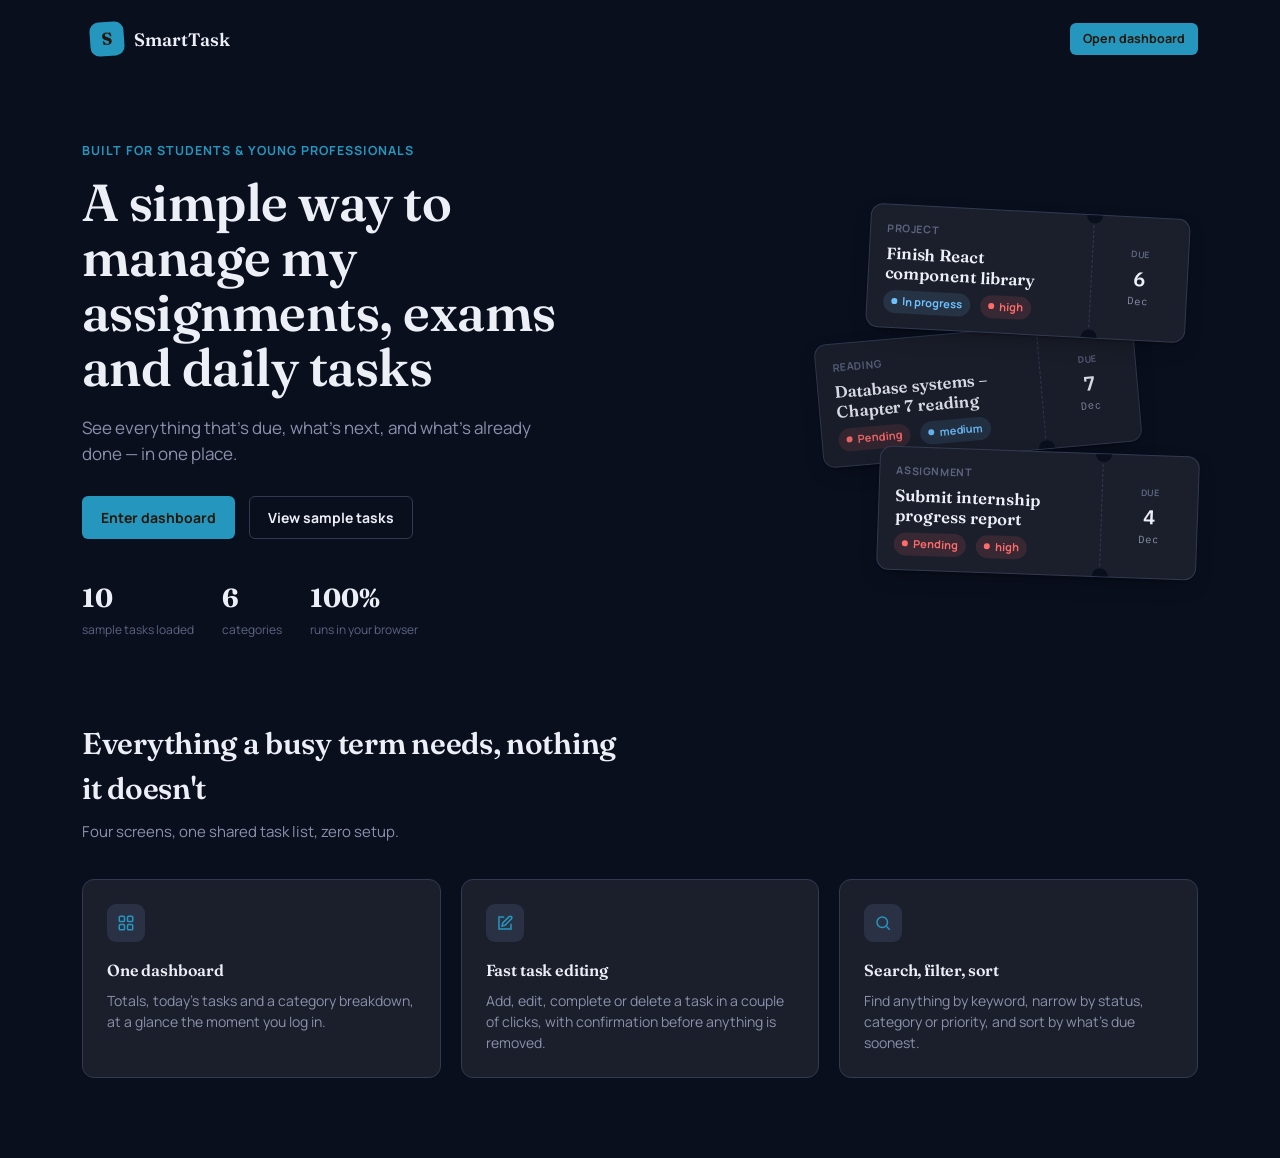
<file: index.html>
<!DOCTYPE html>
<html lang="en">
<head>
<meta charset="UTF-8">
<meta name="viewport" content="width=device-width, initial-scale=1.0">
<title>SmartTask — Student Task &amp; Productivity Dashboard</title>
<link rel="stylesheet" href="style.css">
</head>
<body data-page="landing">
<script>
  // apply saved theme before paint
  try { var p = JSON.parse(localStorage.getItem('smarttask_profile_v1')); if (p && p.theme) document.documentElement.setAttribute('data-theme', p.theme); } catch(e){}
</script>

<div class="container">
  <nav class="landing-nav">
    <div class="brand">
      <div class="brand-mark">S</div>
      <span class="brand-name">SmartTask</span>
    </div>
    <a href="dashboard.html" class="btn btn-primary btn-sm">Open dashboard</a>
  </nav>

  <section class="hero">
    <div>
      <div class="hero-eyebrow">Built for students &amp; young professionals</div>
      <h1>A simple way to manage my assignments, exams and daily tasks</h1>
      <p class="lede">See everything that's due, what's next, and what's already done — in one place.</p>
      <div class="hero-cta">
        <a href="dashboard.html" class="btn btn-primary">Enter dashboard</a>
        <a href="tasks.html" class="btn btn-ghost">View sample tasks</a>
      </div>
      <div class="hero-stats">
        <div><strong>10</strong><span>sample tasks loaded</span></div>
        <div><strong>6</strong><span>categories</span></div>
        <div><strong>100%</strong><span>runs in your browser</span></div>
      </div>
    </div>
    <div class="hero-visual" id="heroVisual" aria-hidden="true"></div>
  </section>

  <section class="features">
    <div class="section-head">
      <h2>Everything a busy term needs, nothing it doesn't</h2>
      <p class="muted">Four screens, one shared task list, zero setup.</p>
    </div>
    <div class="feature-grid">
      <div class="feature-card">
        <div class="ficon"><svg width="18" height="18" viewBox="0 0 24 24" fill="none" stroke="currentColor" stroke-width="2"><rect x="3" y="3" width="7" height="7" rx="1.5"/><rect x="14" y="3" width="7" height="7" rx="1.5"/><rect x="3" y="14" width="7" height="7" rx="1.5"/><rect x="14" y="14" width="7" height="7" rx="1.5"/></svg></div>
        <h3>One dashboard</h3>
        <p>Totals, today's tasks and a category breakdown, at a glance the moment you log in.</p>
      </div>
      <div class="feature-card">
        <div class="ficon"><svg width="18" height="18" viewBox="0 0 24 24" fill="none" stroke="currentColor" stroke-width="2"><path d="M11 4H4v16h16v-7"/><path d="M17.5 3.5a2.1 2.1 0 0 1 3 3L12 15l-4 1 1-4Z"/></svg></div>
        <h3>Fast task editing</h3>
        <p>Add, edit, complete or delete a task in a couple of clicks, with confirmation before anything is removed.</p>
      </div>
      <div class="feature-card">
        <div class="ficon"><svg width="18" height="18" viewBox="0 0 24 24" fill="none" stroke="currentColor" stroke-width="2"><circle cx="11" cy="11" r="7"/><path d="m21 21-4.3-4.3"/></svg></div>
        <h3>Search, filter, sort</h3>
        <p>Find anything by keyword, narrow by status, category or priority, and sort by what's due soonest.</p>
      </div>
    </div>
  </section>
  </div>
    <script src="tasks.js"></script>
  <script src="landing.js"></script>
  </body>
  </html>
</file>
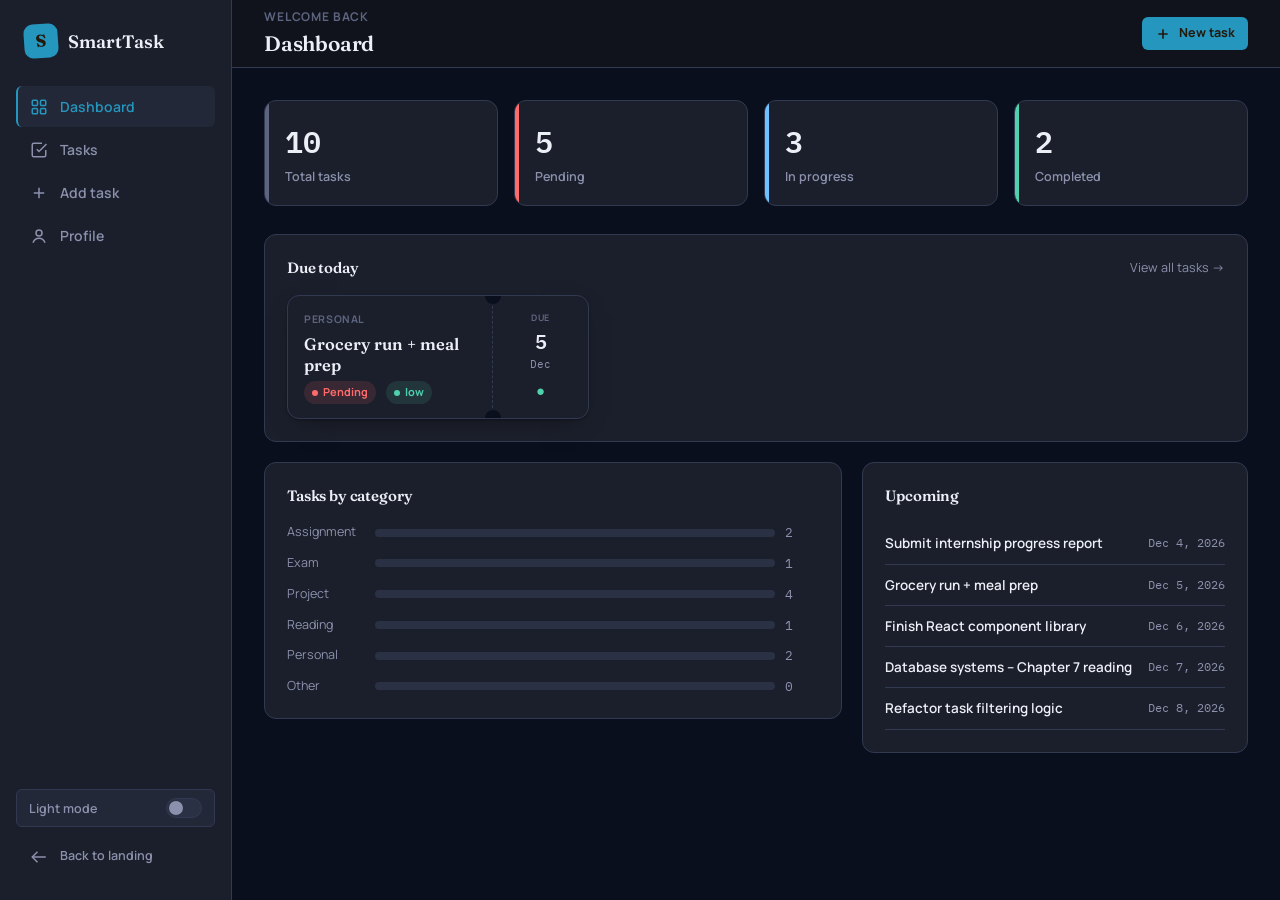
<file: dashboard.html>
<!DOCTYPE html>
<html lang="en">
<head>
<meta charset="UTF-8">
<meta name="viewport" content="width=device-width, initial-scale=1.0">
<title>Dashboard — SmartTask</title>
<link rel="stylesheet" href="style.css">
</head>
<body data-page="dashboard">
<script>try { var p = JSON.parse(localStorage.getItem('smarttask_profile_v1')); if (p && p.theme) document.documentElement.setAttribute('data-theme', p.theme); } catch(e){}</script>

<div class="app-shell">
  <div class="scrim" id="scrim"></div>
  <aside class="sidebar" id="sidebar">
    <div class="brand"><div class="brand-mark">S</div><span class="brand-name">SmartTask</span></div>
    <ul class="nav-list">
      <li><a class="nav-link" data-nav="dashboard" href="dashboard.html"><svg viewBox="0 0 24 24" fill="none" stroke="currentColor" stroke-width="2"><rect x="3" y="3" width="7" height="7" rx="1.5"/><rect x="14" y="3" width="7" height="7" rx="1.5"/><rect x="3" y="14" width="7" height="7" rx="1.5"/><rect x="14" y="14" width="7" height="7" rx="1.5"/></svg>Dashboard</a></li>
      <li><a class="nav-link" data-nav="tasks" href="tasks.html"><svg viewBox="0 0 24 24" fill="none" stroke="currentColor" stroke-width="2"><path d="M9 11l3 3L22 4"/><path d="M21 12v7a2 2 0 0 1-2 2H5a2 2 0 0 1-2-2V5a2 2 0 0 1 2-2h11"/></svg>Tasks</a></li>
      <li><a class="nav-link" data-nav="add" href="task-form.html"><svg viewBox="0 0 24 24" fill="none" stroke="currentColor" stroke-width="2"><path d="M12 5v14M5 12h14"/></svg>Add task</a></li>
      <li><a class="nav-link" data-nav="profile" href="profile.html"><svg viewBox="0 0 24 24" fill="none" stroke="currentColor" stroke-width="2"><circle cx="12" cy="8" r="4"/><path d="M4 21c1.5-4 5-6 8-6s6.5 2 8 6"/></svg>Profile</a></li>
    </ul>
    <div class="sidebar-foot">
      <button class="theme-toggle" id="themeToggle"><span>Light mode</span><span class="switch"></span></button>
      <a href="index.html" class="nav-link" style="font-size:12.5px;"><svg viewBox="0 0 24 24" fill="none" stroke="currentColor" stroke-width="2"><path d="M10 19l-7-7 7-7"/><path d="M3 12h18"/></svg>Back to landing</a>
    </div>
  </aside>

  <div class="main-col">
    <header class="topbar">
      <div style="display:flex;align-items:center;gap:12px;">
        <button class="btn-icon menu-btn" id="menuBtn"><svg viewBox="0 0 24 24" fill="none" stroke="currentColor" stroke-width="2"><path d="M3 6h18M3 12h18M3 18h18"/></svg></button>
        <div>
          <div class="eyebrow">Welcome back</div>
          <h1>Dashboard</h1>
        </div>
      </div>
      <a href="task-form.html" class="btn btn-primary btn-sm"><svg viewBox="0 0 24 24" fill="none" stroke="currentColor" stroke-width="2.4" width="15" height="15"><path d="M12 5v14M5 12h14"/></svg>New task</a>
    </header>

    <main class="page-body">
      <div class="stat-grid">
        <div class="stat-card total"><div class="bar"></div><div class="num" id="statTotal">0</div><div class="label">Total tasks</div></div>
        <div class="stat-card pending"><div class="bar"></div><div class="num" id="statPending">0</div><div class="label">Pending</div></div>
        <div class="stat-card progress"><div class="bar"></div><div class="num" id="statProgress">0</div><div class="label">In progress</div></div>
        <div class="stat-card done"><div class="bar"></div><div class="num" id="statDone">0</div><div class="label">Completed</div></div>
      </div>

      <div class="panel" style="margin-bottom:20px;">
        <div class="panel-head"><h2>Due today</h2><a href="tasks.html" class="muted" style="font-size:12.5px;">View all tasks →</a></div>
        <div id="todayList"></div>
      </div>

      <div class="dash-grid">
        <div class="panel">
          <div class="panel-head"><h2>Tasks by category</h2></div>
          <div class="bar-chart" id="categoryChart"></div>
        </div>
        <div class="panel">
          <div class="panel-head"><h2>Upcoming</h2></div>
          <div id="upcomingList"></div>
        </div>
      </div>
    </main>

    <nav class="bottom-nav">
      <a data-nav="dashboard" href="dashboard.html"><svg viewBox="0 0 24 24" fill="none" stroke="currentColor" stroke-width="2"><rect x="3" y="3" width="7" height="7" rx="1.5"/><rect x="14" y="3" width="7" height="7" rx="1.5"/><rect x="3" y="14" width="7" height="7" rx="1.5"/><rect x="14" y="14" width="7" height="7" rx="1.5"/></svg>Dashboard</a>
      <a data-nav="tasks" href="tasks.html"><svg viewBox="0 0 24 24" fill="none" stroke="currentColor" stroke-width="2"><path d="M9 11l3 3L22 4"/><path d="M21 12v7a2 2 0 0 1-2 2H5a2 2 0 0 1-2-2V5a2 2 0 0 1 2-2h11"/></svg>Tasks</a>
      <a data-nav="add" href="task-form.html"><svg viewBox="0 0 24 24" fill="none" stroke="currentColor" stroke-width="2"><path d="M12 5v14M5 12h14"/></svg>Add</a>
      <a data-nav="profile" href="profile.html"><svg viewBox="0 0 24 24" fill="none" stroke="currentColor" stroke-width="2"><circle cx="12" cy="8" r="4"/><path d="M4 21c1.5-4 5-6 8-6s6.5 2 8 6"/></svg>Profile</a>
    </nav>
  </div>
</div>

<script src="tasks.js"></script>
<script src="app.js"></script>
<script src="dashboard.js"></script>
</body>
</html>
</file>
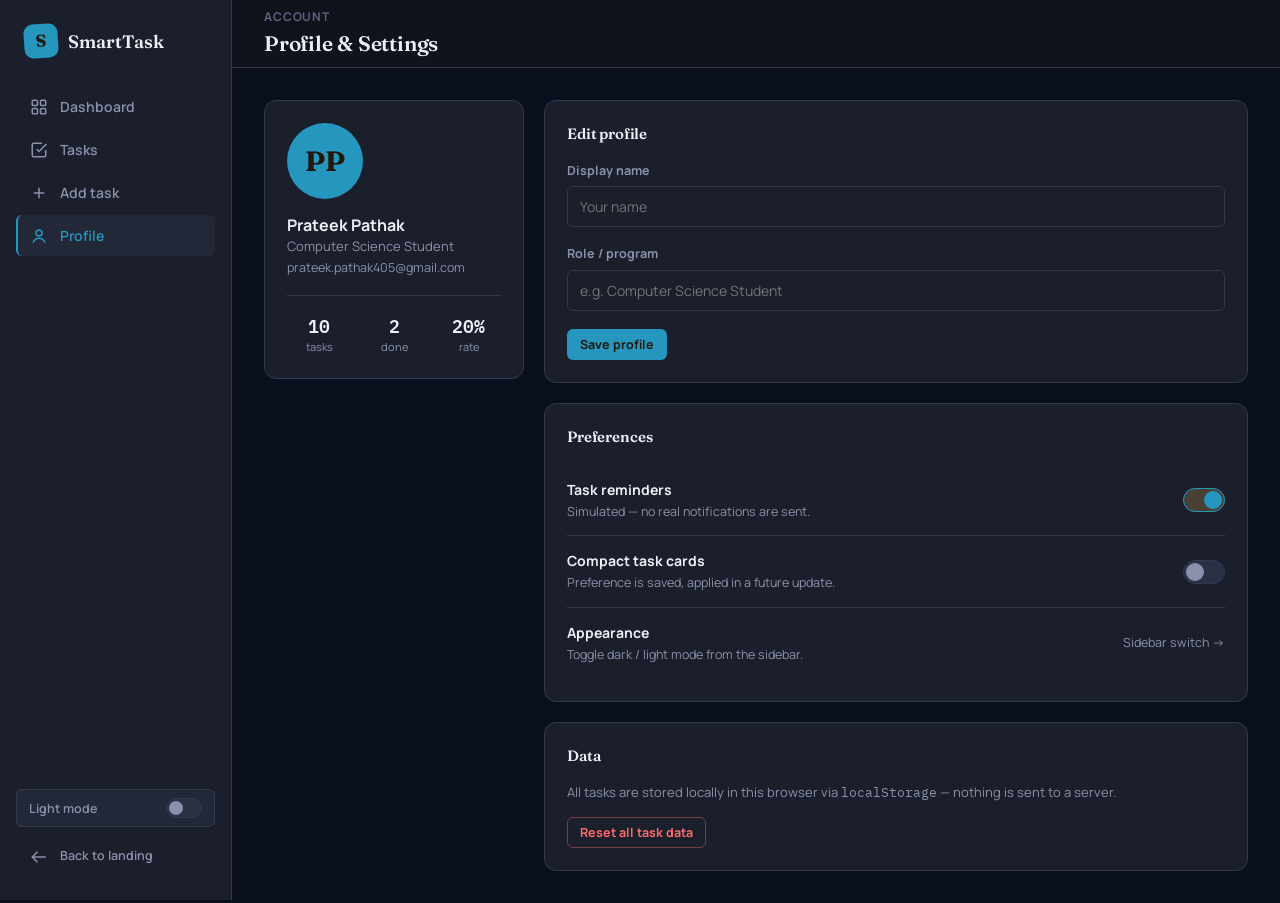
<file: profile.html>
<!DOCTYPE html>
<html lang="en">
<head>
<meta charset="UTF-8">
<meta name="viewport" content="width=device-width, initial-scale=1.0">
<title>Profile — SmartTask</title>
<link rel="stylesheet" href="style.css">
</head>
<body data-page="profile">
<script>try { var p = JSON.parse(localStorage.getItem('smarttask_profile_v1')); if (p && p.theme) document.documentElement.setAttribute('data-theme', p.theme); } catch(e){}</script>

<div class="app-shell">
  <div class="scrim" id="scrim"></div>
  <aside class="sidebar" id="sidebar">
    <div class="brand"><div class="brand-mark">S</div><span class="brand-name">SmartTask</span></div>
    <ul class="nav-list">
      <li><a class="nav-link" data-nav="dashboard" href="dashboard.html"><svg viewBox="0 0 24 24" fill="none" stroke="currentColor" stroke-width="2"><rect x="3" y="3" width="7" height="7" rx="1.5"/><rect x="14" y="3" width="7" height="7" rx="1.5"/><rect x="3" y="14" width="7" height="7" rx="1.5"/><rect x="14" y="14" width="7" height="7" rx="1.5"/></svg>Dashboard</a></li>
      <li><a class="nav-link" data-nav="tasks" href="tasks.html"><svg viewBox="0 0 24 24" fill="none" stroke="currentColor" stroke-width="2"><path d="M9 11l3 3L22 4"/><path d="M21 12v7a2 2 0 0 1-2 2H5a2 2 0 0 1-2-2V5a2 2 0 0 1 2-2h11"/></svg>Tasks</a></li>
      <li><a class="nav-link" data-nav="add" href="task-form.html"><svg viewBox="0 0 24 24" fill="none" stroke="currentColor" stroke-width="2"><path d="M12 5v14M5 12h14"/></svg>Add task</a></li>
      <li><a class="nav-link" data-nav="profile" href="profile.html"><svg viewBox="0 0 24 24" fill="none" stroke="currentColor" stroke-width="2"><circle cx="12" cy="8" r="4"/><path d="M4 21c1.5-4 5-6 8-6s6.5 2 8 6"/></svg>Profile</a></li>
    </ul>
    <div class="sidebar-foot">
      <button class="theme-toggle" id="themeToggle"><span>Light mode</span><span class="switch"></span></button>
      <a href="index.html" class="nav-link" style="font-size:12.5px;"><svg viewBox="0 0 24 24" fill="none" stroke="currentColor" stroke-width="2"><path d="M10 19l-7-7 7-7"/><path d="M3 12h18"/></svg>Back to landing</a>
    </div>
  </aside>

  <div class="main-col">
    <header class="topbar">
      <div style="display:flex;align-items:center;gap:12px;">
        <button class="btn-icon menu-btn" id="menuBtn"><svg viewBox="0 0 24 24" fill="none" stroke="currentColor" stroke-width="2"><path d="M3 6h18M3 12h18M3 18h18"/></svg></button>
        <div><div class="eyebrow">Account</div><h1>Profile &amp; Settings</h1></div>
      </div>
    </header>

    <main class="page-body">
      <div class="profile-grid">
        <div class="panel">
          <div class="avatar" id="avatarInitials"></div>
          <div style="font-weight:700;font-size:16px;" id="profileName"></div>
          <div class="muted" style="font-size:13px;margin-bottom:2px;" id="profileRole"></div>
          <div class="muted" style="font-size:12.5px;margin-bottom:18px;" id="profileEmail"></div>
          <div style="display:flex;gap:10px;text-align:center;border-top:1px solid var(--border);padding-top:16px;">
            <div style="flex:1;"><div class="mono" style="font-size:18px;font-weight:600;" id="profileTotal">0</div><div class="muted" style="font-size:11px;">tasks</div></div>
            <div style="flex:1;"><div class="mono" style="font-size:18px;font-weight:600;" id="profileDone">0</div><div class="muted" style="font-size:11px;">done</div></div>
            <div style="flex:1;"><div class="mono" style="font-size:18px;font-weight:600;" id="profileRate">0%</div><div class="muted" style="font-size:11px;">rate</div></div>
          </div>
        </div>

        <div style="display:flex;flex-direction:column;gap:20px;">
          <div class="panel">
            <div class="panel-head"><h2>Edit profile</h2></div>
            <form id="editProfileForm">
              <div class="form-row">
                <label for="editName">Display name</label>
                <input type="text" id="editName" placeholder="Your name">
              </div>
              <div class="form-row">
                <label for="editRole">Role / program</label>
                <input type="text" id="editRole" placeholder="e.g. Computer Science Student">
              </div>
              <button type="submit" class="btn btn-primary btn-sm">Save profile</button>
            </form>
          </div>

          <div class="panel">
            <div class="panel-head"><h2>Preferences</h2></div>
            <div class="pref-row">
              <div><div class="t">Task reminders</div><div class="d">Simulated — no real notifications are sent.</div></div>
              <button class="toggle" id="notifToggle"></button>
            </div>
            <div class="pref-row">
              <div><div class="t">Compact task cards</div><div class="d">Preference is saved, applied in a future update.</div></div>
              <button class="toggle" id="compactToggle"></button>
            </div>
            <div class="pref-row">
              <div><div class="t">Appearance</div><div class="d">Toggle dark / light mode from the sidebar.</div></div>
              <span class="muted" style="font-size:12.5px;">Sidebar switch →</span>
            </div>
          </div>

          <div class="panel">
            <div class="panel-head"><h2>Data</h2></div>
            <p class="muted" style="font-size:13px;margin-bottom:14px;">All tasks are stored locally in this browser via <span class="mono">localStorage</span> — nothing is sent to a server.</p>
            <button class="btn btn-danger btn-sm" id="resetDataBtn">Reset all task data</button>
          </div>
        </div>
      </div>
    </main>

    <nav class="bottom-nav">
      <a data-nav="dashboard" href="dashboard.html"><svg viewBox="0 0 24 24" fill="none" stroke="currentColor" stroke-width="2"><rect x="3" y="3" width="7" height="7" rx="1.5"/><rect x="14" y="3" width="7" height="7" rx="1.5"/><rect x="3" y="14" width="7" height="7" rx="1.5"/><rect x="14" y="14" width="7" height="7" rx="1.5"/></svg>Dashboard</a>
      <a data-nav="tasks" href="tasks.html"><svg viewBox="0 0 24 24" fill="none" stroke="currentColor" stroke-width="2"><path d="M9 11l3 3L22 4"/><path d="M21 12v7a2 2 0 0 1-2 2H5a2 2 0 0 1-2-2V5a2 2 0 0 1 2-2h11"/></svg>Tasks</a>
      <a data-nav="add" href="task-form.html"><svg viewBox="0 0 24 24" fill="none" stroke="currentColor" stroke-width="2"><path d="M12 5v14M5 12h14"/></svg>Add</a>
      <a data-nav="profile" href="profile.html"><svg viewBox="0 0 24 24" fill="none" stroke="currentColor" stroke-width="2"><circle cx="12" cy="8" r="4"/><path d="M4 21c1.5-4 5-6 8-6s6.5 2 8 6"/></svg>Profile</a>
    </nav>
  </div>
</div>

<div class="modal-scrim" id="confirmScrim">
  <div class="modal">
    <h3 data-modal-title>Are you sure?</h3>
    <p data-modal-message></p>
    <div class="modal-actions">
      <button class="btn btn-ghost btn-sm" data-modal-cancel>Cancel</button>
      <button class="btn btn-danger btn-sm" data-modal-confirm>Confirm</button>
    </div>
  </div>
</div>

<script src="tasks.js"></script>
<script src="app.js"></script>
<script src="profile.js"></script>
</body>
</html>
</file>
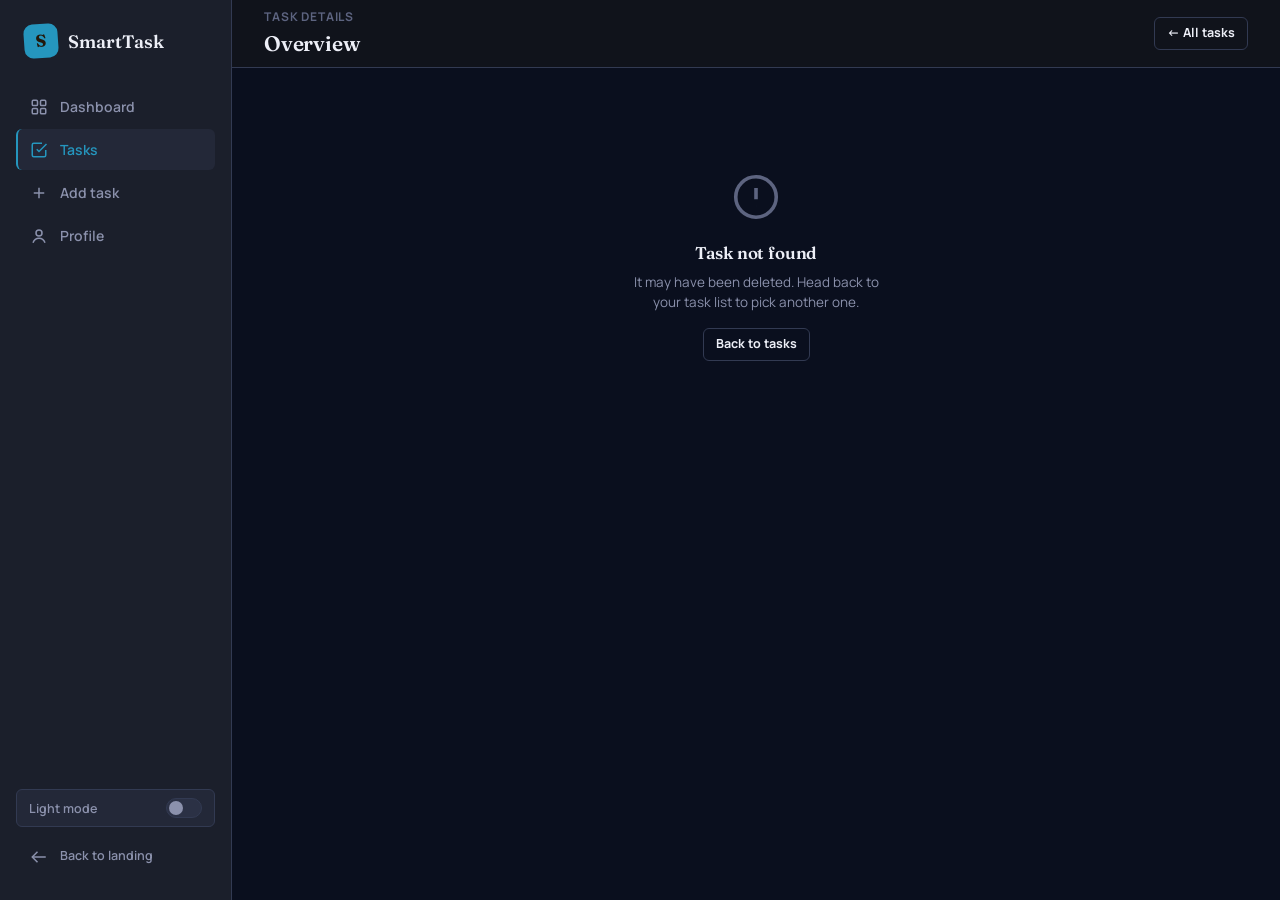
<file: task-details.html>
<!DOCTYPE html>
<html lang="en">
<head>
<meta charset="UTF-8">
<meta name="viewport" content="width=device-width, initial-scale=1.0">
<title>Task Details — SmartTask</title>
<link rel="stylesheet" href="style.css">
</head>
<body data-page="tasks">
<script>try { var p = JSON.parse(localStorage.getItem('smarttask_profile_v1')); if (p && p.theme) document.documentElement.setAttribute('data-theme', p.theme); } catch(e){}</script>

<div class="app-shell">
  <div class="scrim" id="scrim"></div>
  <aside class="sidebar" id="sidebar">
    <div class="brand"><div class="brand-mark">S</div><span class="brand-name">SmartTask</span></div>
    <ul class="nav-list">
      <li><a class="nav-link" data-nav="dashboard" href="dashboard.html"><svg viewBox="0 0 24 24" fill="none" stroke="currentColor" stroke-width="2"><rect x="3" y="3" width="7" height="7" rx="1.5"/><rect x="14" y="3" width="7" height="7" rx="1.5"/><rect x="3" y="14" width="7" height="7" rx="1.5"/><rect x="14" y="14" width="7" height="7" rx="1.5"/></svg>Dashboard</a></li>
      <li><a class="nav-link" data-nav="tasks" href="tasks.html"><svg viewBox="0 0 24 24" fill="none" stroke="currentColor" stroke-width="2"><path d="M9 11l3 3L22 4"/><path d="M21 12v7a2 2 0 0 1-2 2H5a2 2 0 0 1-2-2V5a2 2 0 0 1 2-2h11"/></svg>Tasks</a></li>
      <li><a class="nav-link" data-nav="add" href="task-form.html"><svg viewBox="0 0 24 24" fill="none" stroke="currentColor" stroke-width="2"><path d="M12 5v14M5 12h14"/></svg>Add task</a></li>
      <li><a class="nav-link" data-nav="profile" href="profile.html"><svg viewBox="0 0 24 24" fill="none" stroke="currentColor" stroke-width="2"><circle cx="12" cy="8" r="4"/><path d="M4 21c1.5-4 5-6 8-6s6.5 2 8 6"/></svg>Profile</a></li>
    </ul>
    <div class="sidebar-foot">
      <button class="theme-toggle" id="themeToggle"><span>Light mode</span><span class="switch"></span></button>
      <a href="index.html" class="nav-link" style="font-size:12.5px;"><svg viewBox="0 0 24 24" fill="none" stroke="currentColor" stroke-width="2"><path d="M10 19l-7-7 7-7"/><path d="M3 12h18"/></svg>Back to landing</a>
    </div>
  </aside>

  <div class="main-col">
    <header class="topbar">
      <div style="display:flex;align-items:center;gap:12px;">
        <button class="btn-icon menu-btn" id="menuBtn"><svg viewBox="0 0 24 24" fill="none" stroke="currentColor" stroke-width="2"><path d="M3 6h18M3 12h18M3 18h18"/></svg></button>
        <div><div class="eyebrow">Task details</div><h1>Overview</h1></div>
      </div>
      <a href="tasks.html" class="btn btn-ghost btn-sm">← All tasks</a>
    </header>

    <main class="page-body">
      <div id="detailWrap">
        <div class="detail-card" id="detailCard">
          <div class="detail-top">
            <div>
              <h2 class="detail-title" id="detailTitle"></h2>
              <div class="detail-badges" id="detailBadges">
                <span class="badge" id="badgeStatus"></span>
                <span class="badge" id="badgePriority"></span>
              </div>
            </div>
          </div>
          <p class="detail-desc" id="detailDesc"></p>
          <div class="detail-meta">
            <div><div class="k">Category</div><div class="v" id="metaCategory"></div></div>
            <div><div class="k">Due date</div><div class="v" id="metaDue"></div></div>
            <div><div class="k">Created</div><div class="v" id="metaCreated"></div></div>
          </div>
          <div class="detail-actions">
            <button class="btn btn-primary" id="toggleCompleteBtn">Mark as completed</button>
            <button class="btn btn-ghost" id="editBtn">Edit task</button>
            <button class="btn btn-danger" id="deleteBtn">Delete task</button>
          </div>
        </div>
      </div>

      <div class="empty-state" id="notFound" style="display:none;">
        <svg viewBox="0 0 24 24" fill="none" stroke="currentColor" stroke-width="1.6"><circle cx="12" cy="12" r="9"/><path d="M12 8v5M12 16h.01"/></svg>
        <h3>Task not found</h3>
        <p>It may have been deleted. Head back to your task list to pick another one.</p>
        <a href="tasks.html" class="btn btn-ghost btn-sm" style="margin-top:16px;">Back to tasks</a>
      </div>
    </main>

    <nav class="bottom-nav">
      <a data-nav="dashboard" href="dashboard.html"><svg viewBox="0 0 24 24" fill="none" stroke="currentColor" stroke-width="2"><rect x="3" y="3" width="7" height="7" rx="1.5"/><rect x="14" y="3" width="7" height="7" rx="1.5"/><rect x="3" y="14" width="7" height="7" rx="1.5"/><rect x="14" y="14" width="7" height="7" rx="1.5"/></svg>Dashboard</a>
      <a data-nav="tasks" href="tasks.html"><svg viewBox="0 0 24 24" fill="none" stroke="currentColor" stroke-width="2"><path d="M9 11l3 3L22 4"/><path d="M21 12v7a2 2 0 0 1-2 2H5a2 2 0 0 1-2-2V5a2 2 0 0 1 2-2h11"/></svg>Tasks</a>
      <a data-nav="add" href="task-form.html"><svg viewBox="0 0 24 24" fill="none" stroke="currentColor" stroke-width="2"><path d="M12 5v14M5 12h14"/></svg>Add</a>
      <a data-nav="profile" href="profile.html"><svg viewBox="0 0 24 24" fill="none" stroke="currentColor" stroke-width="2"><circle cx="12" cy="8" r="4"/><path d="M4 21c1.5-4 5-6 8-6s6.5 2 8 6"/></svg>Profile</a>
    </nav>
  </div>
</div>

<div class="modal-scrim" id="confirmScrim">
  <div class="modal">
    <h3 data-modal-title>Are you sure?</h3>
    <p data-modal-message></p>
    <div class="modal-actions">
      <button class="btn btn-ghost btn-sm" data-modal-cancel>Cancel</button>
      <button class="btn btn-danger btn-sm" data-modal-confirm>Confirm</button>
    </div>
  </div>
</div>

<script src="tasks.js"></script>
<script src="app.js"></script>
<script src="task-details.js"></script>
</body>
</html>
</file>
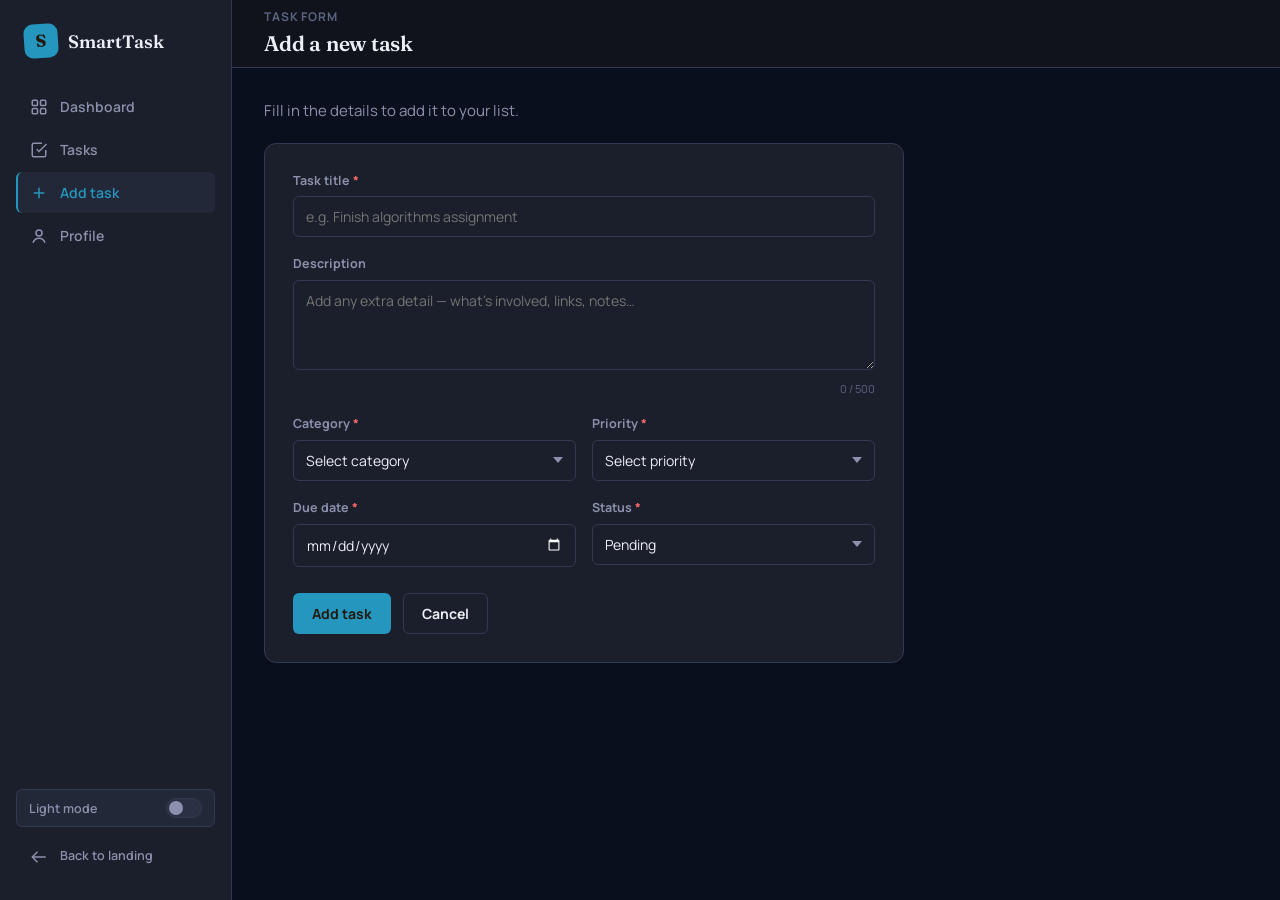
<file: task-form.html>
<!DOCTYPE html>
<html lang="en">
<head>
<meta charset="UTF-8">
<meta name="viewport" content="width=device-width, initial-scale=1.0">
<title>Add / Edit Task — SmartTask</title>
<link rel="stylesheet" href="style.css">
</head>
<body data-page="add">
<script>try { var p = JSON.parse(localStorage.getItem('smarttask_profile_v1')); if (p && p.theme) document.documentElement.setAttribute('data-theme', p.theme); } catch(e){}</script>

<div class="app-shell">
  <div class="scrim" id="scrim"></div>
  <aside class="sidebar" id="sidebar">
    <div class="brand"><div class="brand-mark">S</div><span class="brand-name">SmartTask</span></div>
    <ul class="nav-list">
      <li><a class="nav-link" data-nav="dashboard" href="dashboard.html"><svg viewBox="0 0 24 24" fill="none" stroke="currentColor" stroke-width="2"><rect x="3" y="3" width="7" height="7" rx="1.5"/><rect x="14" y="3" width="7" height="7" rx="1.5"/><rect x="3" y="14" width="7" height="7" rx="1.5"/><rect x="14" y="14" width="7" height="7" rx="1.5"/></svg>Dashboard</a></li>
      <li><a class="nav-link" data-nav="tasks" href="tasks.html"><svg viewBox="0 0 24 24" fill="none" stroke="currentColor" stroke-width="2"><path d="M9 11l3 3L22 4"/><path d="M21 12v7a2 2 0 0 1-2 2H5a2 2 0 0 1-2-2V5a2 2 0 0 1 2-2h11"/></svg>Tasks</a></li>
      <li><a class="nav-link" data-nav="add" href="task-form.html"><svg viewBox="0 0 24 24" fill="none" stroke="currentColor" stroke-width="2"><path d="M12 5v14M5 12h14"/></svg>Add task</a></li>
      <li><a class="nav-link" data-nav="profile" href="profile.html"><svg viewBox="0 0 24 24" fill="none" stroke="currentColor" stroke-width="2"><circle cx="12" cy="8" r="4"/><path d="M4 21c1.5-4 5-6 8-6s6.5 2 8 6"/></svg>Profile</a></li>
    </ul>
    <div class="sidebar-foot">
      <button class="theme-toggle" id="themeToggle"><span>Light mode</span><span class="switch"></span></button>
      <a href="index.html" class="nav-link" style="font-size:12.5px;"><svg viewBox="0 0 24 24" fill="none" stroke="currentColor" stroke-width="2"><path d="M10 19l-7-7 7-7"/><path d="M3 12h18"/></svg>Back to landing</a>
    </div>
  </aside>

  <div class="main-col">
    <header class="topbar">
      <div style="display:flex;align-items:center;gap:12px;">
        <button class="btn-icon menu-btn" id="menuBtn"><svg viewBox="0 0 24 24" fill="none" stroke="currentColor" stroke-width="2"><path d="M3 6h18M3 12h18M3 18h18"/></svg></button>
        <div><div class="eyebrow">Task form</div><h1 id="formHeading">Add a new task</h1></div>
      </div>
    </header>

    <main class="page-body">
      <p class="muted" id="formSub" style="margin-bottom:20px;">Fill in the details to add it to your list.</p>

      <form class="form-card" id="taskForm" novalidate>
        <div class="form-row">
          <label for="title">Task title <span class="req">*</span></label>
          <input type="text" id="title" name="title" placeholder="e.g. Finish algorithms assignment" maxlength="80">
          <div class="field-error-msg" data-error-for="title"></div>
        </div>

        <div class="form-row">
          <label for="description">Description</label>
          <textarea id="description" name="description" placeholder="Add any extra detail — what's involved, links, notes…"></textarea>
          <div class="char-count"><span id="charCount">0 / 500</span></div>
          <div class="field-error-msg" data-error-for="description"></div>
        </div>

        <div class="form-grid-2">
          <div class="form-row">
            <label for="category">Category <span class="req">*</span></label>
            <select id="category" name="category"></select>
            <div class="field-error-msg" data-error-for="category"></div>
          </div>
          <div class="form-row">
            <label for="priority">Priority <span class="req">*</span></label>
            <select id="priority" name="priority">
              <option value="">Select priority</option>
              <option value="low">Low</option>
              <option value="medium">Medium</option>
              <option value="high">High</option>
            </select>
            <div class="field-error-msg" data-error-for="priority"></div>
          </div>
        </div>

        <div class="form-grid-2">
          <div class="form-row">
            <label for="dueDate">Due date <span class="req">*</span></label>
            <input type="date" id="dueDate" name="dueDate">
            <div class="field-error-msg" data-error-for="dueDate"></div>
          </div>
          <div class="form-row">
            <label for="status">Status <span class="req">*</span></label>
            <select id="status" name="status">
              <option value="pending">Pending</option>
              <option value="in-progress">In progress</option>
              <option value="completed">Completed</option>
            </select>
            <div class="field-error-msg" data-error-for="status"></div>
          </div>
        </div>

        <div class="form-actions">
          <button type="submit" class="btn btn-primary" id="submitBtn">Add task</button>
          <button type="button" class="btn btn-ghost" id="cancelBtn">Cancel</button>
          <button type="button" class="btn btn-danger" id="deleteBtn" style="display:none;margin-left:auto;">Delete task</button>
        </div>
      </form>
    </main>

    <nav class="bottom-nav">
      <a data-nav="dashboard" href="dashboard.html"><svg viewBox="0 0 24 24" fill="none" stroke="currentColor" stroke-width="2"><rect x="3" y="3" width="7" height="7" rx="1.5"/><rect x="14" y="3" width="7" height="7" rx="1.5"/><rect x="3" y="14" width="7" height="7" rx="1.5"/><rect x="14" y="14" width="7" height="7" rx="1.5"/></svg>Dashboard</a>
      <a data-nav="tasks" href="tasks.html"><svg viewBox="0 0 24 24" fill="none" stroke="currentColor" stroke-width="2"><path d="M9 11l3 3L22 4"/><path d="M21 12v7a2 2 0 0 1-2 2H5a2 2 0 0 1-2-2V5a2 2 0 0 1 2-2h11"/></svg>Tasks</a>
      <a data-nav="add" href="task-form.html"><svg viewBox="0 0 24 24" fill="none" stroke="currentColor" stroke-width="2"><path d="M12 5v14M5 12h14"/></svg>Add</a>
      <a data-nav="profile" href="profile.html"><svg viewBox="0 0 24 24" fill="none" stroke="currentColor" stroke-width="2"><circle cx="12" cy="8" r="4"/><path d="M4 21c1.5-4 5-6 8-6s6.5 2 8 6"/></svg>Profile</a>
    </nav>
  </div>
</div>

<div class="modal-scrim" id="confirmScrim">
  <div class="modal">
    <h3 data-modal-title>Are you sure?</h3>
    <p data-modal-message></p>
    <div class="modal-actions">
      <button class="btn btn-ghost btn-sm" data-modal-cancel>Cancel</button>
      <button class="btn btn-danger btn-sm" data-modal-confirm>Confirm</button>
    </div>
  </div>
</div>

<script src="tasks.js"></script>
<script src="app.js"></script>
<script src="validation.js"></script>
<script src="task-form.js"></script>
</body>
</html>
</file>
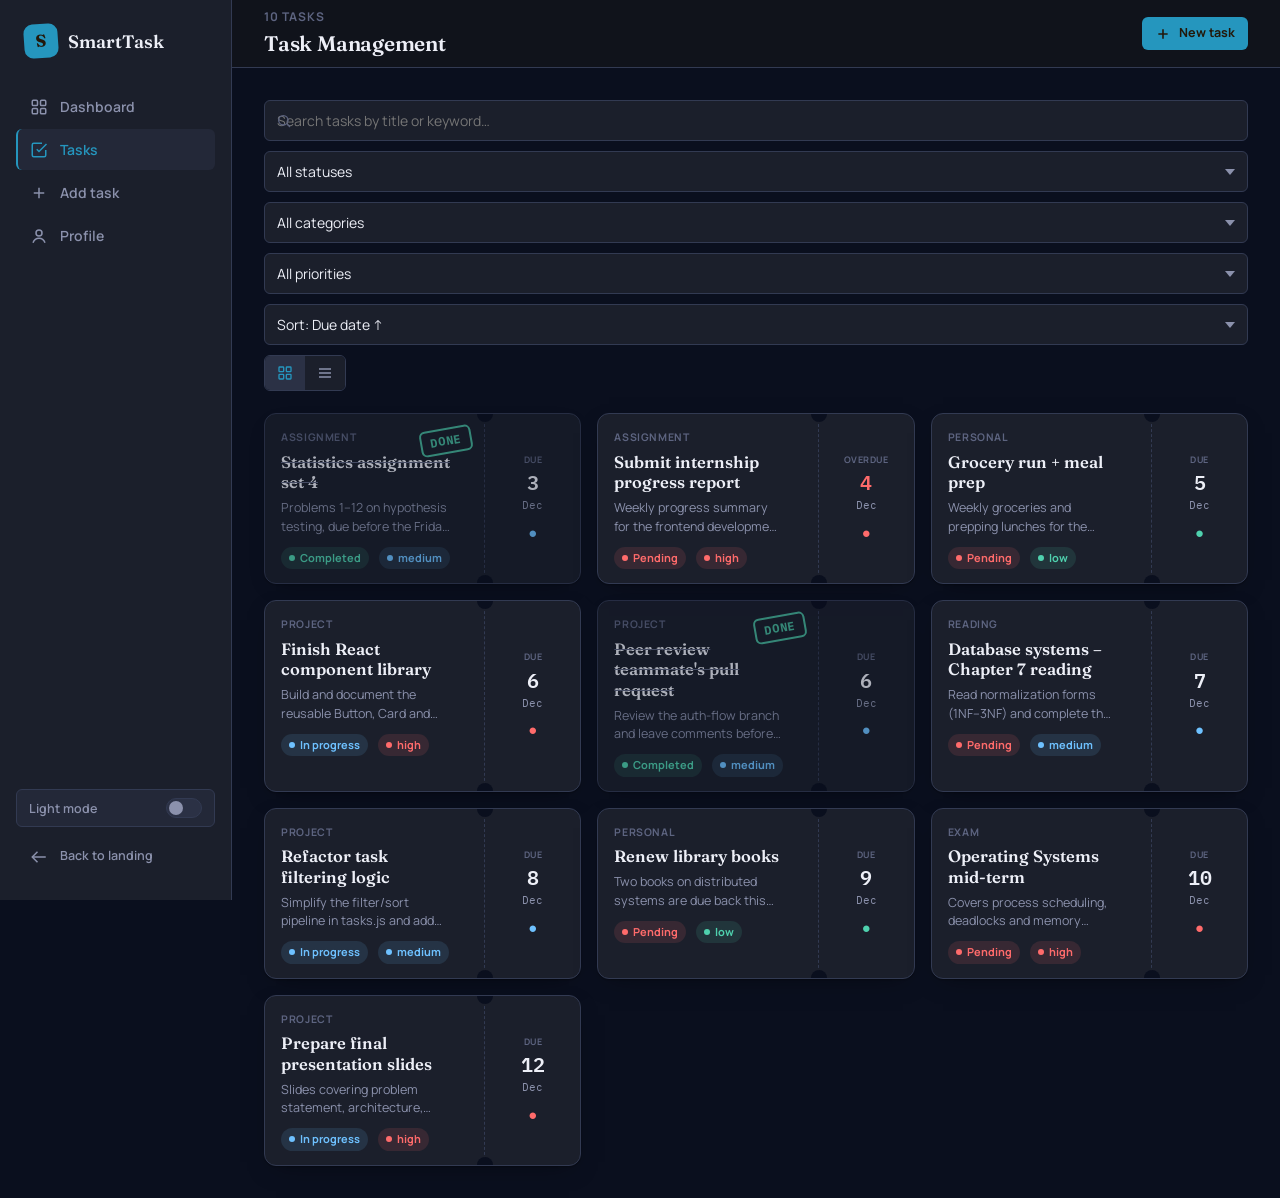
<file: tasks.html>
<!DOCTYPE html>
<html lang="en">
<head>
<meta charset="UTF-8">
<meta name="viewport" content="width=device-width, initial-scale=1.0">
<title>Tasks — SmartTask</title>
<link rel="stylesheet" href="style.css">
</head>
<body data-page="tasks">
<script>try { var p = JSON.parse(localStorage.getItem('smarttask_profile_v1')); if (p && p.theme) document.documentElement.setAttribute('data-theme', p.theme); } catch(e){}</script>

<div class="app-shell">
  <div class="scrim" id="scrim"></div>
  <aside class="sidebar" id="sidebar">
    <div class="brand"><div class="brand-mark">S</div><span class="brand-name">SmartTask</span></div>
    <ul class="nav-list">
      <li><a class="nav-link" data-nav="dashboard" href="dashboard.html"><svg viewBox="0 0 24 24" fill="none" stroke="currentColor" stroke-width="2"><rect x="3" y="3" width="7" height="7" rx="1.5"/><rect x="14" y="3" width="7" height="7" rx="1.5"/><rect x="3" y="14" width="7" height="7" rx="1.5"/><rect x="14" y="14" width="7" height="7" rx="1.5"/></svg>Dashboard</a></li>
      <li><a class="nav-link" data-nav="tasks" href="tasks.html"><svg viewBox="0 0 24 24" fill="none" stroke="currentColor" stroke-width="2"><path d="M9 11l3 3L22 4"/><path d="M21 12v7a2 2 0 0 1-2 2H5a2 2 0 0 1-2-2V5a2 2 0 0 1 2-2h11"/></svg>Tasks</a></li>
      <li><a class="nav-link" data-nav="add" href="task-form.html"><svg viewBox="0 0 24 24" fill="none" stroke="currentColor" stroke-width="2"><path d="M12 5v14M5 12h14"/></svg>Add task</a></li>
      <li><a class="nav-link" data-nav="profile" href="profile.html"><svg viewBox="0 0 24 24" fill="none" stroke="currentColor" stroke-width="2"><circle cx="12" cy="8" r="4"/><path d="M4 21c1.5-4 5-6 8-6s6.5 2 8 6"/></svg>Profile</a></li>
    </ul>
    <div class="sidebar-foot">
      <button class="theme-toggle" id="themeToggle"><span>Light mode</span><span class="switch"></span></button>
      <a href="index.html" class="nav-link" style="font-size:12.5px;"><svg viewBox="0 0 24 24" fill="none" stroke="currentColor" stroke-width="2"><path d="M10 19l-7-7 7-7"/><path d="M3 12h18"/></svg>Back to landing</a>
    </div>
  </aside>

  <div class="main-col">
    <header class="topbar">
      <div style="display:flex;align-items:center;gap:12px;">
        <button class="btn-icon menu-btn" id="menuBtn"><svg viewBox="0 0 24 24" fill="none" stroke="currentColor" stroke-width="2"><path d="M3 6h18M3 12h18M3 18h18"/></svg></button>
        <div><div class="eyebrow" id="resultCount">0 tasks</div><h1>Task Management</h1></div>
      </div>
      <a href="task-form.html" class="btn btn-primary btn-sm"><svg viewBox="0 0 24 24" fill="none" stroke="currentColor" stroke-width="2.4" width="15" height="15"><path d="M12 5v14M5 12h14"/></svg>New task</a>
    </header>

    <main class="page-body">
      <div class="toolbar">
        <div class="search-wrap">
          <svg viewBox="0 0 24 24" fill="none" stroke="currentColor" stroke-width="2"><circle cx="11" cy="11" r="7"/><path d="m21 21-4.3-4.3"/></svg>
          <input type="search" id="searchInput" placeholder="Search tasks by title or keyword…">
        </div>
        <select id="statusFilter" class="filter-select">
          <option value="">All statuses</option>
          <option value="pending">Pending</option>
          <option value="in-progress">In progress</option>
          <option value="completed">Completed</option>
        </select>
        <select id="categoryFilter" class="filter-select">
          <option value="">All categories</option>
          <option>Assignment</option><option>Exam</option><option>Project</option>
          <option>Reading</option><option>Personal</option><option>Other</option>
        </select>
        <select id="priorityFilter" class="filter-select">
          <option value="">All priorities</option>
          <option value="high">High</option>
          <option value="medium">Medium</option>
          <option value="low">Low</option>
        </select>
        <select id="sortSelect" class="filter-select">
          <option value="dueDate">Sort: Due date ↑</option>
          <option value="dueDateDesc">Sort: Due date ↓</option>
          <option value="priority">Sort: Priority</option>
          <option value="created">Sort: Newest added</option>
        </select>
        <div class="view-toggle">
          <button data-view="grid" title="Card view"><svg viewBox="0 0 24 24" width="16" height="16" fill="none" stroke="currentColor" stroke-width="2"><rect x="3" y="3" width="7" height="7" rx="1"/><rect x="14" y="3" width="7" height="7" rx="1"/><rect x="3" y="14" width="7" height="7" rx="1"/><rect x="14" y="14" width="7" height="7" rx="1"/></svg></button>
          <button data-view="table" title="Table view"><svg viewBox="0 0 24 24" width="16" height="16" fill="none" stroke="currentColor" stroke-width="2"><path d="M3 6h18M3 12h18M3 18h18"/></svg></button>
        </div>
      </div>

      <div class="task-grid" id="gridView"></div>

      <table class="task-table" id="tableView" style="display:none;">
        <thead><tr><th>Title</th><th>Category</th><th>Priority</th><th>Due</th><th>Status</th><th>Actions</th></tr></thead>
        <tbody></tbody>
      </table>

      <div class="empty-state" id="emptyState" style="display:none;">
        <svg viewBox="0 0 24 24" fill="none" stroke="currentColor" stroke-width="1.6"><path d="M9 11l3 3L22 4"/><path d="M21 12v7a2 2 0 0 1-2 2H5a2 2 0 0 1-2-2V5a2 2 0 0 1 2-2h11"/></svg>
        <h3>No tasks match these filters</h3>
        <p>Try clearing a filter or searching for something else.</p>
        <button class="btn btn-ghost btn-sm" id="clearFiltersBtn" style="margin-top:16px;">Clear filters</button>
      </div>
    </main>

    <nav class="bottom-nav">
      <a data-nav="dashboard" href="dashboard.html"><svg viewBox="0 0 24 24" fill="none" stroke="currentColor" stroke-width="2"><rect x="3" y="3" width="7" height="7" rx="1.5"/><rect x="14" y="3" width="7" height="7" rx="1.5"/><rect x="3" y="14" width="7" height="7" rx="1.5"/><rect x="14" y="14" width="7" height="7" rx="1.5"/></svg>Dashboard</a>
      <a data-nav="tasks" href="tasks.html"><svg viewBox="0 0 24 24" fill="none" stroke="currentColor" stroke-width="2"><path d="M9 11l3 3L22 4"/><path d="M21 12v7a2 2 0 0 1-2 2H5a2 2 0 0 1-2-2V5a2 2 0 0 1 2-2h11"/></svg>Tasks</a>
      <a data-nav="add" href="task-form.html"><svg viewBox="0 0 24 24" fill="none" stroke="currentColor" stroke-width="2"><path d="M12 5v14M5 12h14"/></svg>Add</a>
      <a data-nav="profile" href="profile.html"><svg viewBox="0 0 24 24" fill="none" stroke="currentColor" stroke-width="2"><circle cx="12" cy="8" r="4"/><path d="M4 21c1.5-4 5-6 8-6s6.5 2 8 6"/></svg>Profile</a>
    </nav>
  </div>
</div>

<div class="modal-scrim" id="confirmScrim">
  <div class="modal">
    <h3 data-modal-title>Are you sure?</h3>
    <p data-modal-message></p>
    <div class="modal-actions">
      <button class="btn btn-ghost btn-sm" data-modal-cancel>Cancel</button>
      <button class="btn btn-danger btn-sm" data-modal-confirm>Confirm</button>
    </div>
  </div>
</div>

<script src="tasks.js"></script>
<script src="app.js"></script>
<script src="task-list.js"></script>
</body>
</html>
</file>
<file: style.css>
/* ==========================================================================
   SmartTask — Design System
   Signature element: the "stub" task card — a library due-date ticket,
   torn/perforated between the task's details and its due-date stub.
   ========================================================================== */

@import url('https://fonts.googleapis.com/css2?family=Fraunces:opsz,wght@9..144,500;9..144,600;9..144,700&family=Manrope:wght@400;500;600;700;800&family=IBM+Plex+Mono:wght@400;500;600&display=swap');

:root {
  /* Color */
  --ink: #0a0f1e;   /* deep navy-black */
  --surface: #1b1f2b;
  --surface-2: #232838;
  --surface-3: #2b3145;
  --border: #323a52;
  --text: #edeff7;
  --text-muted: #8b91ac;
  --text-faint: #5d6480;

  --accent: #2596be;         /* teal blue */
  --accent-ink: #23180a;
  --mint: #4fd1ae;           /* completed / low priority */
  --sky: #6ec1ff;            /* in progress / medium priority */
  --coral: #ff6b6b;          /* overdue / high priority */

  --radius-s: 6px;
  --radius-m: 12px;
  --radius-l: 18px;

  --shadow-card: 0 1px 2px rgba(0,0,0,0.3), 0 8px 24px -12px rgba(0,0,0,0.5);
  --shadow-pop: 0 12px 40px -8px rgba(0,0,0,0.55);

  --font-display: 'Fraunces', Georgia, serif;
  --font-body: 'Manrope', -apple-system, BlinkMacSystemFont, 'Segoe UI', sans-serif;
  --font-mono: 'IBM Plex Mono', 'Courier New', monospace;

  --nav-w: 232px;
  --topbar-h: 68px;

  color-scheme: dark;
}

/* ---- Light theme override ---- */
[data-theme="light"] {
  --ink: #f7f5ef;
  --surface: #ffffff;
  --surface-2: #f1efe6;
  --surface-3: #e8e4d6;
  --border: #ddd8c8;
  --text: #201d17;
  --text-muted: #6b6656;
  --text-faint: #a29c88;
  --accent: #24bf31;
  --accent-ink: #23180a;
  --shadow-card: 0 1px 2px rgba(30,25,10,0.06), 0 8px 24px -14px rgba(30,25,10,0.25);
  --shadow-pop: 0 12px 40px -10px rgba(30,25,10,0.3);
  color-scheme: light;
}

* { box-sizing: border-box; }
html, body { height: 100%; }
body {
  margin: 0;
  background: var(--ink);
  color: var(--text);
  font-family: var(--font-body);
  font-size: 15px;
  line-height: 1.5;
  -webkit-font-smoothing: antialiased;
  transition: background .25s ease, color .25s ease;
}
h1, h2, h3, .display {
  font-family: var(--font-display);
  font-weight: 600;
  letter-spacing: -0.01em;
  margin: 0;
}
p { margin: 0; }
a { color: inherit; text-decoration: none; }
ul { list-style: none; margin: 0; padding: 0; }
button { font-family: inherit; cursor: pointer; }
input, select, textarea { font-family: inherit; }
svg { display: block; }

@media (prefers-reduced-motion: reduce) {
  *, *::before, *::after { animation-duration: 0.001ms !important; transition-duration: 0.001ms !important; }
}

::selection { background: var(--accent); color: var(--accent-ink); }

:focus-visible {
  outline: 2px solid var(--accent);
  outline-offset: 2px;
  border-radius: 4px;
}

.mono { font-family: var(--font-mono); }
.muted { color: var(--text-muted); }
.container { max-width: 1180px; margin: 0 auto; padding: 0 32px; }

/* ==========================================================================
   Buttons
   ========================================================================== */
.btn {
  display: inline-flex; align-items: center; justify-content: center; gap: 8px;
  border: 1px solid transparent;
  border-radius: var(--radius-s);
  padding: 10px 18px;
  font-size: 14px; font-weight: 700;
  transition: transform .12s ease, background .15s ease, border-color .15s ease, opacity .15s ease;
}
.btn:active { transform: translateY(1px); }
.btn-primary { background: var(--accent); color: var(--accent-ink); }
.btn-primary:hover { background: #ffd67a; }
.btn-ghost { background: transparent; color: var(--text); border-color: var(--border); }
.btn-ghost:hover { border-color: var(--accent); color: var(--accent); }
.btn-danger { background: transparent; color: var(--coral); border-color: rgba(255,107,107,0.4); }
.btn-danger:hover { background: rgba(255,107,107,0.12); }
.btn-sm { padding: 6px 12px; font-size: 12.5px; }
.btn-icon { width: 36px; height: 36px; padding: 0; border-radius: var(--radius-s); background: var(--surface-2); border: 1px solid var(--border); color: var(--text-muted); }
.btn-icon:hover { color: var(--text); border-color: var(--accent); }
.btn[disabled] { opacity: .45; cursor: not-allowed; }
.btn svg { width: 16px; height: 16px; }

/* ==========================================================================
   App Shell — sidebar + topbar
   ========================================================================== */
.app-shell { display: flex; min-height: 100vh; }

.sidebar {
  width: var(--nav-w);
  flex-shrink: 0;
  background: var(--surface);
  border-right: 1px solid var(--border);
  padding: 24px 16px;
  display: flex; flex-direction: column; gap: 28px;
  position: sticky; top: 0; height: 100vh;
}
.brand { display: flex; align-items: center; gap: 10px; padding: 0 8px; }
.brand-mark {
  width: 34px; height: 34px; border-radius: 9px;
  background: var(--accent); color: var(--accent-ink);
  display: flex; align-items: center; justify-content: center;
  font-family: var(--font-display); font-weight: 700; font-size: 17px;
  transform: rotate(-4deg);
}
.brand-name { font-family: var(--font-display); font-weight: 600; font-size: 18px; }

.nav-list { display: flex; flex-direction: column; gap: 2px; flex: 1; }
.nav-link {
  display: flex; align-items: center; gap: 12px;
  padding: 10px 12px; border-radius: var(--radius-s);
  color: var(--text-muted); font-weight: 600; font-size: 14px;
  border-left: 2px solid transparent;
}
.nav-link svg { width: 18px; height: 18px; flex-shrink: 0; }
.nav-link:hover { color: var(--text); background: var(--surface-2); }
.nav-link.active { color: var(--accent); background: var(--surface-2); border-left-color: var(--accent); }

.sidebar-foot { display: flex; flex-direction: column; gap: 10px; }
.theme-toggle {
  display: flex; align-items: center; justify-content: space-between;
  padding: 8px 12px; border-radius: var(--radius-s); background: var(--surface-2);
  border: 1px solid var(--border); font-size: 12.5px; font-weight: 600; color: var(--text-muted);
}
.switch { width: 36px; height: 20px; border-radius: 20px; background: var(--surface-3); position: relative; border: 1px solid var(--border); flex-shrink: 0; }
.switch::after { content: ''; position: absolute; width: 14px; height: 14px; border-radius: 50%; background: var(--text-muted); top: 2px; left: 2px; transition: all .2s ease; }
[data-theme="light"] .switch::after { transform: translateX(16px); background: var(--accent); }

.main-col { flex: 1; min-width: 0; display: flex; flex-direction: column; }
.topbar {
  height: var(--topbar-h); display: flex; align-items: center; justify-content: space-between;
  padding: 0 32px; border-bottom: 1px solid var(--border); position: sticky; top: 0;
  background: rgba(18,20,28,0.85); backdrop-filter: blur(8px); z-index: 20;
}
[data-theme="light"] .topbar { background: rgba(247,245,239,0.85); }
.topbar h1 { font-size: 21px; }
.topbar .eyebrow { font-size: 12px; color: var(--text-faint); font-weight: 700; letter-spacing: .07em; text-transform: uppercase; margin-bottom: 2px; }
.page-body { padding: 32px; flex: 1; }

.menu-btn { display: none; }

/* mobile bottom nav */
.bottom-nav { display: none; }

@media (max-width: 900px) {
  .sidebar { position: fixed; left: 0; top: 0; z-index: 40; transform: translateX(-100%); transition: transform .25s ease; box-shadow: var(--shadow-pop); }
  .sidebar.open { transform: translateX(0); }
  .menu-btn { display: inline-flex; }
  .page-body { padding: 20px; }
  .topbar { padding: 0 16px; }
  .container { padding: 0 20px; }
  .bottom-nav {
    display: flex; position: sticky; bottom: 0; z-index: 20;
    background: var(--surface); border-top: 1px solid var(--border);
    padding: 8px 6px calc(8px + env(safe-area-inset-bottom));
  }
  .bottom-nav a {
    flex: 1; display: flex; flex-direction: column; align-items: center; gap: 4px;
    color: var(--text-faint); font-size: 10.5px; font-weight: 700; padding: 6px 0; border-radius: var(--radius-s);
  }
  .bottom-nav a svg { width: 19px; height: 19px; }
  .bottom-nav a.active { color: var(--accent); }
}

.scrim { display: none; position: fixed; inset: 0; background: rgba(0,0,0,0.5); z-index: 30; }
.scrim.open { display: block; }

/* ==========================================================================
   Landing page
   ========================================================================== */
.landing-nav {
  display: flex; align-items: center; justify-content: space-between;
  padding: 22px 0;
}
.hero { padding: 64px 0 40px; display: grid; grid-template-columns: 1.05fr 0.95fr; gap: 56px; align-items: center; }
.hero-eyebrow { font-size: 12.5px; font-weight: 700; letter-spacing: .08em; text-transform: uppercase; color: var(--accent); margin-bottom: 14px; }
.hero h1 { font-size: 52px; line-height: 1.06; margin-bottom: 20px; }
.hero h1 em { font-style: normal; color: var(--accent); }
.hero p.lede { font-size: 17px; color: var(--text-muted); max-width: 46ch; margin-bottom: 30px; }
.hero-cta { display: flex; gap: 14px; align-items: center; }
.hero-stats { display: flex; gap: 28px; margin-top: 40px; }
.hero-stats div { }
.hero-stats strong { display: block; font-family: var(--font-display); font-size: 26px; }
.hero-stats span { font-size: 12px; color: var(--text-faint); }

/* stub-card used decoratively in hero */
.hero-visual { position: relative; height: 380px; }
.hero-visual .stub-card { position: absolute; width: 320px; }
.hero-visual .stub-card:nth-child(1) { top: 10px; right: 10px; transform: rotate(3deg); z-index: 2; }
.hero-visual .stub-card:nth-child(2) { top: 130px; right: 60px; transform: rotate(-5deg); z-index: 1; opacity: .9; }
.hero-visual .stub-card:nth-child(3) { top: 250px; right: 0; transform: rotate(2deg); z-index: 3; }

.features { padding: 40px 0 80px; }
.section-head { max-width: 60ch; margin-bottom: 36px; }
.section-head h2 { font-size: 30px; margin-bottom: 10px; }
.feature-grid { display: grid; grid-template-columns: repeat(3, 1fr); gap: 20px; }
.feature-card { background: var(--surface); border: 1px solid var(--border); border-radius: var(--radius-m); padding: 24px; }
.feature-card .ficon { width: 38px; height: 38px; border-radius: 9px; background: var(--surface-3); display: flex; align-items: center; justify-content: center; margin-bottom: 16px; color: var(--accent); }
.feature-card h3 { font-size: 16px; margin-bottom: 8px; }
.feature-card p { color: var(--text-muted); font-size: 14px; }

.landing-foot { border-top: 1px solid var(--border); padding: 24px 0 40px; display: flex; justify-content: space-between; color: var(--text-faint); font-size: 13px; }

@media (max-width: 900px) {
  .hero { grid-template-columns: 1fr; padding-top: 32px; }
  .hero h1 { font-size: 36px; }
  .hero-visual { display: none; }
  .feature-grid { grid-template-columns: 1fr; }
}

/* ==========================================================================
   Stat cards
   ========================================================================== */
.stat-grid { display: grid; grid-template-columns: repeat(4, 1fr); gap: 16px; margin-bottom: 28px; }
.stat-card {
  background: var(--surface); border: 1px solid var(--border); border-radius: var(--radius-m);
  padding: 18px 20px; position: relative; overflow: hidden;
}
.stat-card .bar { position: absolute; left: 0; top: 0; bottom: 0; width: 4px; }
.stat-card .num { font-family: var(--font-mono); font-size: 30px; font-weight: 600; }
.stat-card .label { font-size: 12.5px; color: var(--text-muted); font-weight: 600; margin-top: 4px; }
.stat-card.total .bar { background: var(--text-faint); }
.stat-card.pending .bar { background: var(--coral); }
.stat-card.progress .bar { background: var(--sky); }
.stat-card.done .bar { background: var(--mint); }
@media (max-width: 900px) { .stat-grid { grid-template-columns: repeat(2, 1fr); } }

.dash-grid { display: grid; grid-template-columns: 1.5fr 1fr; gap: 20px; align-items: start; }
@media (max-width: 1050px) { .dash-grid { grid-template-columns: 1fr; } }
.panel { background: var(--surface); border: 1px solid var(--border); border-radius: var(--radius-m); padding: 22px; }
.panel-head { display: flex; align-items: center; justify-content: space-between; margin-bottom: 16px; }
.panel-head h2 { font-size: 15px; }

.bar-chart { display: flex; flex-direction: column; gap: 12px; }
.bar-row { display: grid; grid-template-columns: 78px 1fr 34px; align-items: center; gap: 10px; font-size: 12.5px; }
.bar-track { height: 8px; background: var(--surface-3); border-radius: 6px; overflow: hidden; }
.bar-fill { height: 100%; border-radius: 6px; }

/* ==========================================================================
   Stub Task Card — signature element
   ========================================================================== */
.stub-card {
  display: grid; grid-template-columns: 1fr 96px;
  background: var(--surface); border: 1px solid var(--border); border-radius: var(--radius-m);
  box-shadow: var(--shadow-card);
  overflow: hidden; position: relative;
  transition: transform .15s ease, border-color .15s ease;
}
.stub-card:hover { border-color: var(--accent); transform: translateY(-2px); }
.stub-main { padding: 16px 16px 14px; min-width: 0; }
.stub-cat { font-size: 10.5px; font-weight: 700; letter-spacing: .06em; text-transform: uppercase; color: var(--text-faint); margin-bottom: 6px; }
.stub-title { font-family: var(--font-display); font-size: 16.5px; font-weight: 600; margin-bottom: 6px; line-height: 1.25; word-break: break-word; }
.stub-desc { font-size: 12.5px; color: var(--text-muted); line-height: 1.5; display: -webkit-box; -webkit-line-clamp: 2; -webkit-box-orient: vertical; overflow: hidden; margin-bottom: 10px; word-break: break-word; }
.stub-meta { display: flex; align-items: center; gap: 10px; }

.perforation {
  position: relative; border-left: 1.5px dashed var(--border);
}
.perforation::before, .perforation::after {
  content: ''; position: absolute; left: -8px; width: 16px; height: 16px; border-radius: 50%; background: var(--ink);
}
.perforation::before { top: -8px; }
.perforation::after { bottom: -8px; }

.stub-side { padding: 14px 10px; display: flex; flex-direction: column; align-items: center; justify-content: center; gap: 6px; text-align: center; }
.stub-side .due-label { font-size: 9px; letter-spacing: .06em; text-transform: uppercase; color: var(--text-faint); font-weight: 700; }
.stub-side .due-day { font-family: var(--font-mono); font-size: 20px; font-weight: 600; line-height: 1; }
.stub-side .due-month { font-family: var(--font-mono); font-size: 10.5px; color: var(--text-muted); }
.stub-side .flag { width: 22px; height: 22px; border-radius: 50%; display: flex; align-items: center; justify-content: center; margin-top: 2px; }

.badge { display: inline-flex; align-items: center; gap: 5px; font-size: 11px; font-weight: 700; padding: 3px 8px; border-radius: 20px; }
.badge::before { content: ''; width: 6px; height: 6px; border-radius: 50%; background: currentColor; }
.badge-pending { color: var(--coral); background: rgba(255,107,107,0.12); }
.badge-progress { color: var(--sky); background: rgba(110,193,255,0.12); }
.badge-completed { color: var(--mint); background: rgba(79,209,174,0.12); }
.badge-low { color: var(--mint); background: rgba(79,209,174,0.12); }
.badge-medium { color: var(--sky); background: rgba(110,193,255,0.12); }
.badge-high { color: var(--coral); background: rgba(255,107,107,0.12); }

.stamp {
  position: absolute; top: 14px; right: 108px; font-family: var(--font-mono); font-weight: 700; font-size: 12px;
  color: var(--mint); border: 2px solid var(--mint); border-radius: 6px; padding: 2px 8px;
  transform: rotate(-10deg); opacity: .85; letter-spacing: .08em; pointer-events: none;
}
.stub-card.overdue .stub-side .due-day { color: var(--coral); }
.stub-card.is-completed { opacity: .72; }
.stub-card.is-completed .stub-title { text-decoration: line-through; text-decoration-color: var(--text-faint); }

.stub-card-actions { position: absolute; top: 10px; right: 10px; display: flex; gap: 6px; opacity: 0; transition: opacity .15s ease; }
.stub-card:hover .stub-card-actions, .stub-card:focus-within .stub-card-actions { opacity: 1; }
.stub-card-actions button { width: 26px; height: 26px; border-radius: 6px; border: 1px solid var(--border); background: var(--surface-2); color: var(--text-muted); display: flex; align-items: center; justify-content: center; }
.stub-card-actions button:hover { color: var(--text); border-color: var(--accent); }
.stub-card-actions svg { width: 13px; height: 13px; }

/* ==========================================================================
   Task list / filters
   ========================================================================== */
.toolbar { display: flex; flex-wrap: wrap; gap: 10px; align-items: center; margin-bottom: 22px; }
.search-wrap { position: relative; flex: 1; min-width: 200px; }
.search-wrap svg { position: absolute; left: 12px; top: 50%; transform: translateY(-50%); width: 16px; height: 16px; color: var(--text-faint); }
.search-wrap input { width: 100%; padding: 10px 12px 10px 36px; }

input[type="text"], input[type="date"], input[type="search"], select, textarea {
  background: var(--surface); border: 1px solid var(--border); border-radius: var(--radius-s);
  color: var(--text); padding: 10px 12px; font-size: 14px; width: 100%;
}
select { appearance: none; background-image: url("data:image/svg+xml,%3Csvg xmlns='http://www.w3.org/2000/svg' width='10' height='6'%3E%3Cpath d='M0 0l5 6 5-6z' fill='%238b91ac'/%3E%3C/svg%3E"); background-repeat: no-repeat; background-position: right 12px center; padding-right: 30px; }
textarea { resize: vertical; min-height: 90px; }
input:focus, select:focus, textarea:focus { border-color: var(--accent); }
input.field-error, select.field-error, textarea.field-error { border-color: var(--coral); }

.filter-select { min-width: 140px; }
.view-toggle { display: flex; border: 1px solid var(--border); border-radius: var(--radius-s); overflow: hidden; }
.view-toggle button { padding: 9px 12px; background: var(--surface); color: var(--text-muted); border: none; }
.view-toggle button.active { background: var(--surface-3); color: var(--accent); }

.task-grid { display: grid; grid-template-columns: repeat(auto-fill, minmax(300px, 1fr)); gap: 16px; }

.task-table { width: 100%; border-collapse: collapse; background: var(--surface); border: 1px solid var(--border); border-radius: var(--radius-m); overflow: hidden; }
.task-table th { text-align: left; font-size: 11.5px; text-transform: uppercase; letter-spacing: .05em; color: var(--text-faint); padding: 12px 16px; border-bottom: 1px solid var(--border); }
.task-table td { padding: 13px 16px; border-bottom: 1px solid var(--border); font-size: 13.5px; }
.task-table tr:last-child td { border-bottom: none; }
.task-table tr:hover { background: var(--surface-2); }
.task-table .t-title { font-weight: 700; }
.task-table .row-actions { display: flex; gap: 6px; }

@media (max-width: 700px) { .task-table thead { display: none; } .task-table, .task-table tbody, .task-table tr, .task-table td { display: block; width: 100%; } .task-table tr { border-bottom: 1px solid var(--border); padding: 10px 0; } .task-table td { border: none; padding: 4px 16px; } .task-table td::before { content: attr(data-label); display: inline-block; width: 90px; color: var(--text-faint); font-size: 11px; text-transform: uppercase; } }

.empty-state { text-align: center; padding: 70px 20px; color: var(--text-muted); }
.empty-state svg { width: 54px; height: 54px; margin: 0 auto 16px; color: var(--text-faint); }
.empty-state h3 { font-size: 17px; color: var(--text); margin-bottom: 6px; }
.empty-state p { font-size: 13.5px; max-width: 34ch; margin: 0 auto; }

/* ==========================================================================
   Forms
   ========================================================================== */
.form-card { background: var(--surface); border: 1px solid var(--border); border-radius: var(--radius-m); padding: 28px; max-width: 640px; }
.form-row { margin-bottom: 18px; }
.form-row label { display: block; font-size: 12.5px; font-weight: 700; margin-bottom: 6px; color: var(--text-muted); }
.form-row label .req { color: var(--coral); }
.form-grid-2 { display: grid; grid-template-columns: 1fr 1fr; gap: 16px; }
.field-error-msg { font-size: 12px; color: var(--coral); margin-top: 5px; display: none; }
.field-error-msg.show { display: block; }
.form-actions { display: flex; gap: 12px; margin-top: 8px; }
.char-count { font-size: 11px; color: var(--text-faint); text-align: right; margin-top: 4px; }
@media (max-width: 600px) { .form-grid-2 { grid-template-columns: 1fr; } }

/* ==========================================================================
   Task detail page
   ========================================================================== */
.detail-card { background: var(--surface); border: 1px solid var(--border); border-radius: var(--radius-l); padding: 32px; max-width: 720px; position: relative; overflow: hidden; }
.detail-card::before { content: ''; position: absolute; left: 0; top: 0; bottom: 0; width: 6px; }
.detail-card.p-low::before { background: var(--mint); }
.detail-card.p-medium::before { background: var(--sky); }
.detail-card.p-high::before { background: var(--coral); }
.detail-top { display: flex; justify-content: space-between; align-items: flex-start; gap: 20px; margin-bottom: 18px; }
.detail-title { font-size: 26px; margin-bottom: 8px; }
.detail-badges { display: flex; gap: 8px; flex-wrap: wrap; margin-bottom: 20px; }
.detail-desc { color: var(--text-muted); line-height: 1.7; margin-bottom: 24px; white-space: pre-wrap; word-break: break-word; }
.detail-meta { display: grid; grid-template-columns: repeat(3, 1fr); gap: 18px; padding: 18px 0; border-top: 1px dashed var(--border); border-bottom: 1px dashed var(--border); margin-bottom: 24px; }
.detail-meta .k { font-size: 11px; text-transform: uppercase; color: var(--text-faint); font-weight: 700; margin-bottom: 4px; }
.detail-meta .v { font-family: var(--font-mono); font-size: 14px; }
.detail-actions { display: flex; gap: 12px; flex-wrap: wrap; }
@media (max-width: 600px) { .detail-meta { grid-template-columns: 1fr 1fr; } }

/* ==========================================================================
   Profile
   ========================================================================== */
.profile-grid { display: grid; grid-template-columns: 260px 1fr; gap: 20px; align-items: start; }
@media (max-width: 800px) { .profile-grid { grid-template-columns: 1fr; } }
.avatar { width: 76px; height: 76px; border-radius: 50%; background: var(--accent); color: var(--accent-ink); display: flex; align-items: center; justify-content: center; font-family: var(--font-display); font-size: 28px; font-weight: 700; margin-bottom: 14px; }
.pref-row { display: flex; align-items: center; justify-content: space-between; padding: 14px 0; border-bottom: 1px solid var(--border); }
.pref-row:last-child { border-bottom: none; }
.pref-row .t { font-weight: 700; font-size: 14px; margin-bottom: 3px; }
.pref-row .d { font-size: 12.5px; color: var(--text-muted); }
.toggle { width: 42px; height: 24px; border-radius: 20px; background: var(--surface-3); border: 1px solid var(--border); position: relative; flex-shrink: 0; }
.toggle::after { content: ''; position: absolute; width: 18px; height: 18px; border-radius: 50%; background: var(--text-muted); top: 2px; left: 2px; transition: all .2s ease; }
.toggle.on { background: rgba(255,200,87,0.2); border-color: var(--accent); }
.toggle.on::after { transform: translateX(18px); background: var(--accent); }

/* ==========================================================================
   Modal + Toast
   ========================================================================== */
.modal-scrim { position: fixed; inset: 0; background: rgba(0,0,0,0.55); display: none; align-items: center; justify-content: center; z-index: 100; padding: 20px; }
.modal-scrim.open { display: flex; }
.modal { background: var(--surface); border: 1px solid var(--border); border-radius: var(--radius-m); padding: 26px; max-width: 380px; width: 100%; box-shadow: var(--shadow-pop); }
.modal h3 { font-size: 18px; margin-bottom: 10px; }
.modal p { color: var(--text-muted); font-size: 13.5px; margin-bottom: 22px; }
.modal-actions { display: flex; justify-content: flex-end; gap: 10px; }

.toast-wrap { position: fixed; bottom: 24px; right: 24px; z-index: 200; display: flex; flex-direction: column; gap: 10px; }
@media (max-width: 900px) { .toast-wrap { left: 16px; right: 16px; bottom: 84px; } }
.toast {
  background: var(--surface-3); border: 1px solid var(--border); border-left: 3px solid var(--mint);
  border-radius: var(--radius-s); padding: 12px 16px; font-size: 13.5px; font-weight: 600;
  box-shadow: var(--shadow-pop); animation: toast-in .2s ease;
  display: flex; align-items: center; gap: 10px;
}
.toast.error { border-left-color: var(--coral); }
@keyframes toast-in { from { opacity: 0; transform: translateY(8px); } to { opacity: 1; transform: translateY(0); } }

/* misc */
.page-head { margin-bottom: 24px; }
.skeleton { background: linear-gradient(90deg, var(--surface-2) 25%, var(--surface-3) 37%, var(--surface-2) 63%); background-size: 400% 100%; animation: sk 1.4s ease infinite; border-radius: var(--radius-m); }
@keyframes sk { 0% { background-position: 100% 50%; } 100% { background-position: 0 50%; } }
</file>
